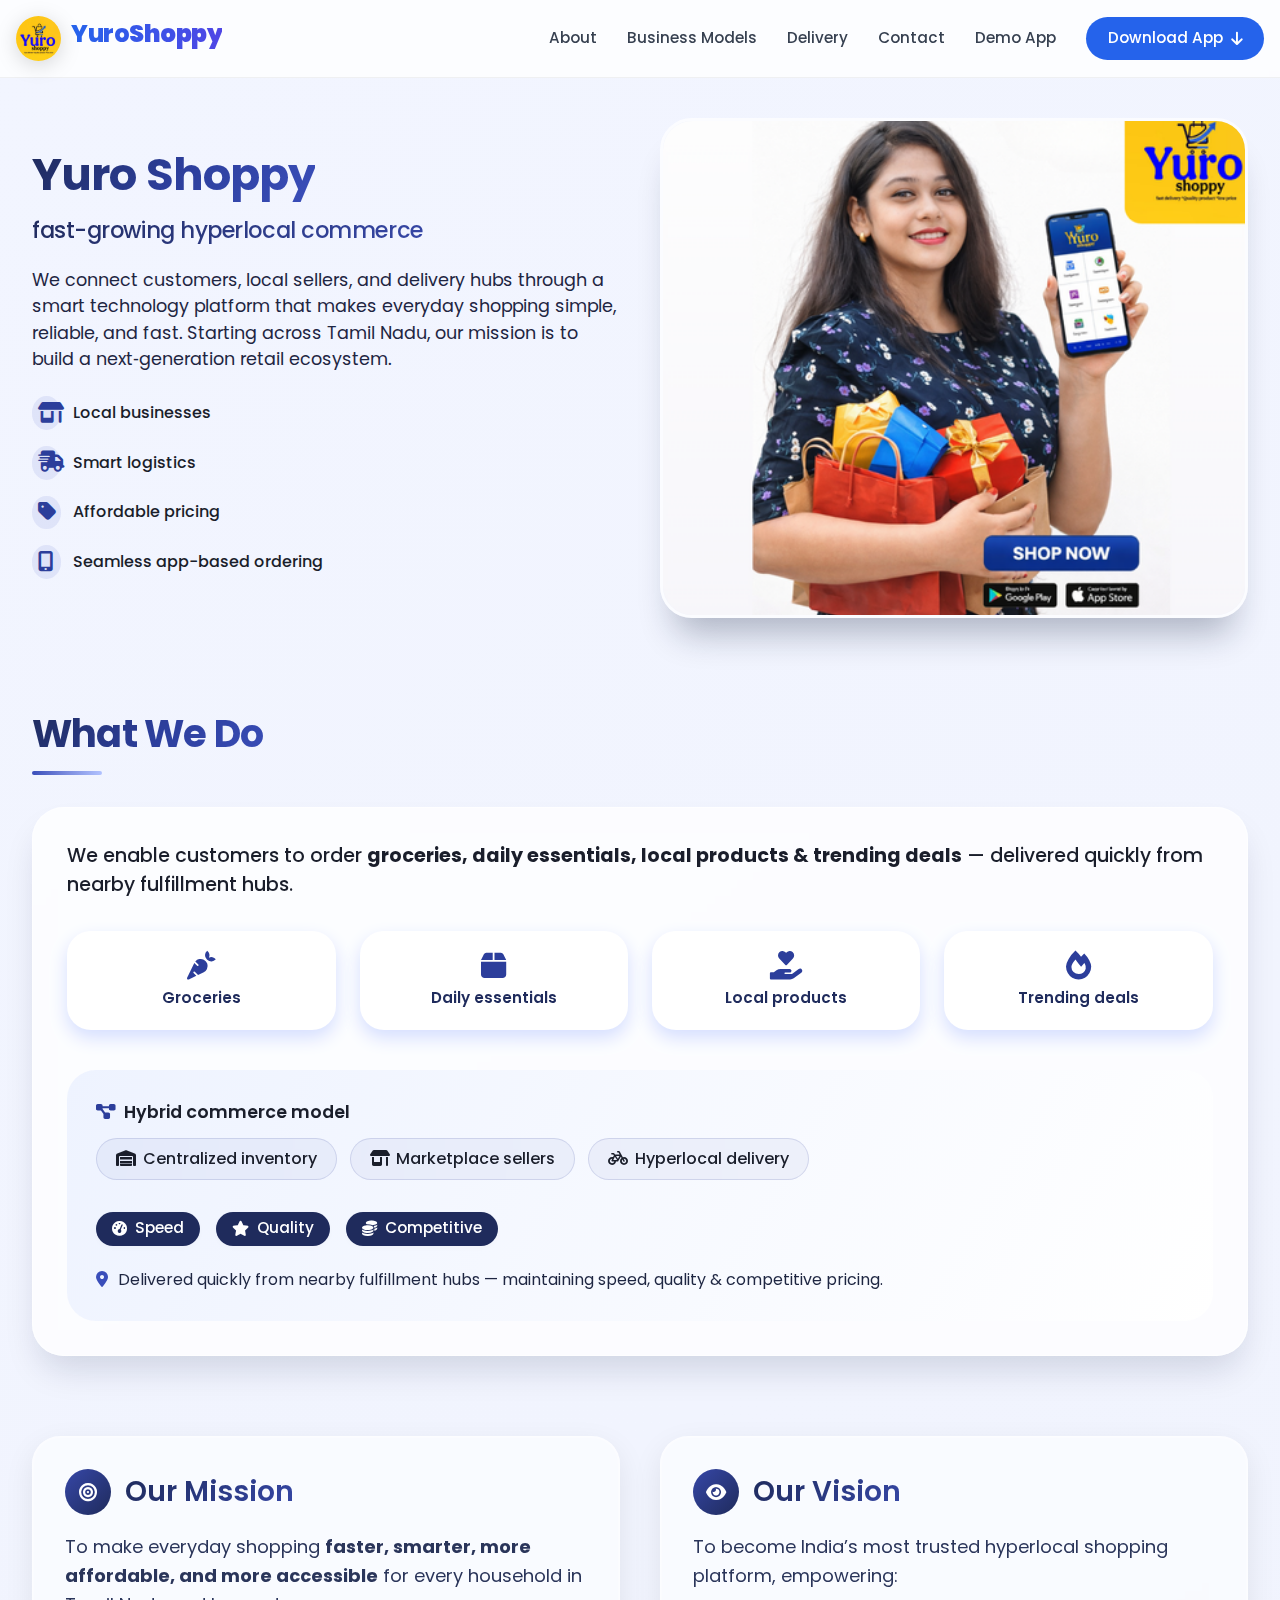
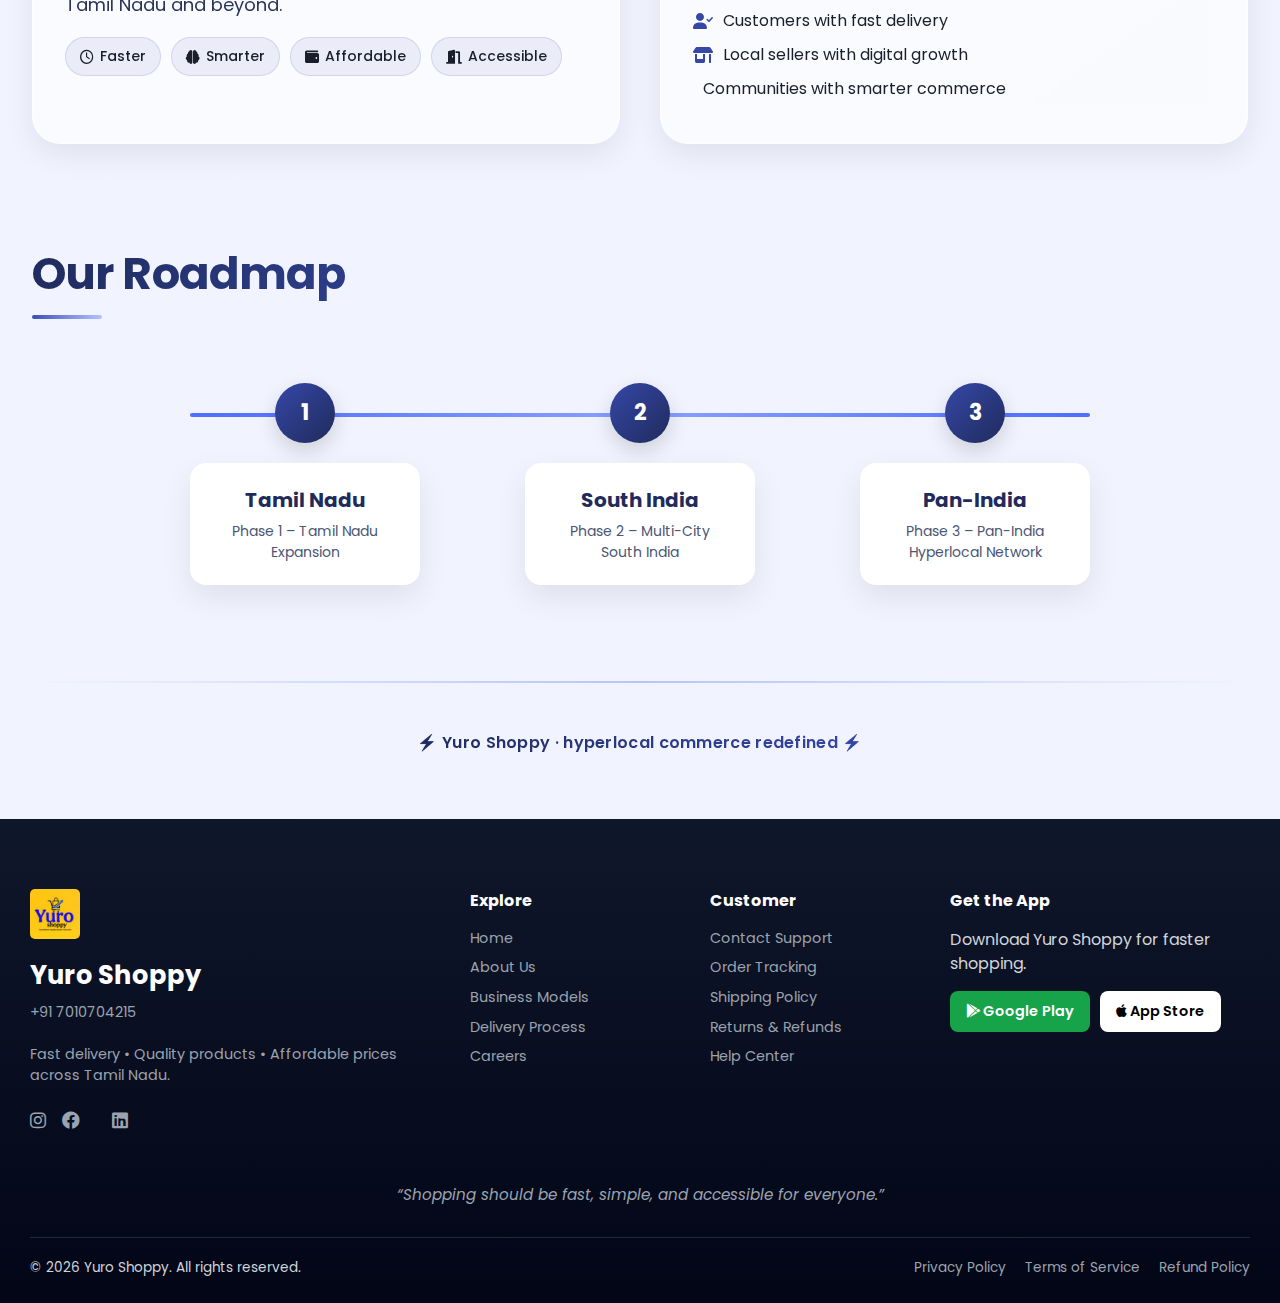
<file: about.html>
<!DOCTYPE html>
<html lang="en">

<head>
    <meta charset="UTF-8">
    <meta name="viewport" content="width=device-width, initial-scale=1.0">
    <title>Yuro Shoppy · about</title>
    <!-- Fonts & Icons -->
    <link rel="preconnect" href="https://fonts.googleapis.com">
    <link rel="shortcut icon" href="gallery/ys_color_fav.png" type="image/x-icon">

    <link rel="preconnect" href="https://fonts.gstatic.com" crossorigin>
    <link href="https://fonts.googleapis.com/css2?family=Inter:opsz,wght@14..32,300..700&display=swap" rel="stylesheet">
    <link rel="stylesheet" href="https://cdnjs.cloudflare.com/ajax/libs/font-awesome/6.0.0-beta3/css/all.min.css">
    <link
        href="https://fonts.googleapis.com/css2?family=Poppins:ital,wght@0,100;0,200;0,300;0,400;0,500;0,600;0,700;0,800;0,900;1,100;1,200;1,300;1,400;1,500;1,600;1,700;1,800;1,900&display=swap"
        rel="stylesheet">

    <style>
        * {
            margin: 0;
            padding: 0;
            box-sizing: border-box;
        }

        body {
            font-family: "Poppins", sans-serif;
            background: linear-gradient(145deg, #f2f5ff 0%, #f0f3fd 100%);
            color: #1a1e2b;
            line-height: 1.5;
            -webkit-font-smoothing: antialiased;
        }

        .page {
            max-width: 1280px;
            margin: 0 auto;
            padding: 2.5rem 2rem 4rem 2rem;
        }


        /* header start  */
        /* HEADER */
        .ys-header {
            position: sticky;
            top: 0;
            z-index: 1000;

            backdrop-filter: blur(14px);
            background: rgba(255, 255, 255, 0.75);

            border-bottom: 1px solid rgba(0, 0, 0, 0.05);
        }

        /* inner */
        .ys-header-inner {
            display: flex;
            justify-content: space-between;
            align-items: center;
            padding: 16px;
        }

        /* brand */
        /* BRAND AREA */
        .ys-brand {
            display: flex;
            align-items: center;
            gap: 10px;
        }

        /* logo */
        .ys-brand img {
            /* width: 38px; */
            width: 45px;
            filter: drop-shadow(0 4px 10px rgba(0, 0, 0, 0.15));
            border-radius: 50%;

            /* transition:0.3s; */
        }

        /* brand text */
        .ys-brand-text {
            font-size: 1.5rem;
            font-weight: 800;
            letter-spacing: -0.5px;
            position: relative;
            background: linear-gradient(90deg, #2563eb, #4f46e5, #2563eb);
            background-size: 200% auto;
            background-clip: text;
            -webkit-text-fill-color: transparent;
            /* animation:ysBrandGradient 4s linear infinite; */
        }

        /* highlight second word */
        .ys-brand-text span {
            font-weight: 900;
        }



        /* subtle glow */
        .ys-brand-text::after {
            content: "";
            position: absolute;
            inset: 0;
            filter: blur(12px);
            opacity: 0.2;
        }

        /* nav */
        .ys-nav {
            display: flex;
            align-items: center;
            gap: 30px;
        }

        /* links */
        .ys-nav a {
            position: relative;
            text-decoration: none;
            color: #374151;
            font-weight: 500;
            font-size: 0.95rem;
        }

        /* hover underline animation */
        .ys-nav a::after {
            content: '';
            position: absolute;
            left: 0;
            bottom: -6px;
            width: 0%;
            height: 2px;
            background: #2563eb;
            transition: 0.3s;
        }

        .ys-nav a:hover {
            color: #2563eb;
        }

        .ys-nav a:hover::after {
            width: 100%;
        }

        /* CTA BUTTON */
        .ys-btn-download {
            background: #2563eb;
            color: white !important;
            padding: 10px 22px;
            border-radius: 40px;
            display: flex;
            align-items: center;
            gap: 8px;
            font-weight: 600;
        }

        /* arrow animation */
        .ys-btn-download i {
            animation: ysArrow 1.4s infinite;
        }

        @keyframes ysArrow {

            0% {
                transform: translateY(0)
            }

            50% {
                transform: translateY(4px)
            }

            100% {
                transform: translateY(0)
            }

        }

        /* hover */
        .ys-btn-download:hover {
            background: #1e40af;
        }

        /* mobile toggle */
        .ys-menu-toggle {
            display: none;
            font-size: 1.6rem;
            cursor: pointer;
        }

        /* mobile nav */
        .ys-mobile-nav {
            max-height: 0;
            overflow: hidden;
            display: flex;
            flex-direction: column;
            background: white;
            transition: 0.35s;
        }

        .ys-mobile-nav a {
            padding: 14px 20px;
            border-top: 1px solid #eee;
            text-decoration: none;
            color: #333;
        }

        /* mobile CTA */
        .ys-btn-mobile {
            background: #2563eb;
            color: white !important;
            text-align: center;
            margin: 16px;
            border-radius: 30px;
        }

        /* active */
        .ys-mobile-nav.active {
            max-height: 400px;
        }

        /* responsive */
        @media(max-width:900px) {

            .ys-nav {
                display: none;
            }

            .ys-menu-toggle {
                display: block;
            }

        }

        /* header end  */

        /* headings with gradient */
        .gradient-text {
            background: linear-gradient(130deg, #1f2b5c, #2c3e9b, #3a4eba);
            -webkit-background-clip: text;
            background-clip: text;
            color: transparent;
            display: inline-block;
            font-weight: 700;
            letter-spacing: -0.02em;
        }

        h1 {
            font-size: 3.2rem;
            line-height: 1.2;
            margin-bottom: 0.5rem;
            font-weight: 700;
        }

        h2 {
            font-size: 2.4rem;
            font-weight: 600;
            letter-spacing: -0.02em;
            margin-bottom: 2rem;
            position: relative;
        }

        h2:after {
            content: '';
            display: block;
            width: 70px;
            height: 4px;
            background: linear-gradient(90deg, #3a4eba, #7b8cde, #b1c2ff);
            border-radius: 4px;
            margin-top: 0.5rem;
        }

        .section-margin {
            margin-bottom: 5rem;
        }

        /* cards & containers */
        .card-glass {
            background: rgba(255, 255, 255, 0.75);
            backdrop-filter: blur(10px);
            -webkit-backdrop-filter: blur(10px);
            border-radius: 2rem;
            box-shadow: 0 20px 35px -8px rgba(0, 20, 60, 0.15), 0 0 0 1px rgba(255, 255, 255, 0.5) inset;
            padding: 2rem;
            transition: transform 0.2s ease;
        }

        .card-glass:hover {
            transform: translateY(-4px);
        }

        .gradient-card {
            background: linear-gradient(145deg, #ffffff, #f6f9ff);
            border-radius: 2rem;
            box-shadow: 0 25px 40px -12px rgba(28, 42, 82, 0.2);
            padding: 2rem;
            border: 1px solid rgba(255, 255, 255, 0.7);
        }

        .badge-gradient {
            background: linear-gradient(110deg, #e9edff, #dfe6ff);
            border-radius: 100px;
            padding: 0.35rem 1rem;
            font-weight: 500;
            color: #1f2b5c;
            display: inline-flex;
            align-items: center;
            gap: 0.5rem;
            font-size: 0.95rem;
            border: 1px solid rgba(255, 255, 255, 0.8);
            box-shadow: 0 2px 6px rgba(0, 0, 0, 0.02);
        }

        .grid-2 {
            display: grid;
            grid-template-columns: 1fr 1fr;
            gap: 2.5rem;
            align-items: center;
        }

        .grid-4 {
            display: grid;
            grid-template-columns: repeat(4, 1fr);
            gap: 1.5rem;
        }

        .grid-3 {
            display: grid;
            grid-template-columns: repeat(3, 1fr);
            gap: 2rem;
        }

        .flex-row {
            display: flex;
            flex-wrap: wrap;
            gap: 1rem;
            align-items: center;
        }

        .list-icon {
            list-style: none;
            margin-top: 1.5rem;
        }

        .list-icon li {
            display: flex;
            align-items: center;
            gap: 0.75rem;
            margin-bottom: 1rem;
            font-weight: 450;
        }

        .list-icon i {
            color: #2c3e9b;
            font-size: 1.3rem;
            width: 1.8rem;
            background: rgba(60, 80, 200, 0.1);
            border-radius: 50%;
            padding: 0.4rem;
            text-align: center;
        }

        .img-rounded {
            border-radius: 2rem;
            width: 100%;
            height: auto;
            object-fit: cover;
            box-shadow: 0 30px 35px -15px rgba(18, 30, 60, 0.3);
            border: 3px solid rgba(255, 255, 255, 0.7);
            transition: 0.3s;
        }

        .img-rounded:hover {
            transform: scale(1.02);
        }

        .phase-card {
            background: white;
            border-radius: 1.8rem;
            padding: 2rem 1.8rem;
            box-shadow: 0 15px 30px -15px #1420441a;
            border: 1px solid #ffffff;
            transition: all 0.25s;
            text-align: center;
            background: linear-gradient(160deg, #ffffff, #f8faff);
        }

        .phase-card .phase-num {
            background: linear-gradient(130deg, #2c3e9b, #3f52b0);
            color: white;
            width: 3.2rem;
            height: 3.2rem;
            border-radius: 1.2rem;
            display: flex;
            align-items: center;
            justify-content: center;
            font-weight: 700;
            font-size: 1.4rem;
            margin: 0 auto 1.5rem auto;
            box-shadow: 0 6px 12px #2c3e9b40;
        }

        hr.sep {
            border: none;
            height: 2px;
            background: linear-gradient(90deg, transparent, #b6c4ff, transparent);
            margin: 3rem 0;
        }

        /* responsiveness */
        @media (max-width: 900px) {
            h1 {
                font-size: 2.6rem;
            }

            h2 {
                font-size: 2rem;
            }

            .grid-2 {
                grid-template-columns: 1fr;
            }

            .grid-4 {
                grid-template-columns: repeat(2, 1fr);
            }

            .grid-3 {
                grid-template-columns: 1fr;
            }

            .page {
                padding: 1.5rem 1.2rem 3rem;
            }
        }

        @media (max-width: 480px) {
            .grid-4 {
                grid-template-columns: 1fr;
            }

            .phase-card {
                padding: 1.5rem;
            }
        }

        .icon-circle {
            background: #eef2ff;
            width: 48px;
            height: 48px;
            border-radius: 30px;
            display: flex;
            align-items: center;
            justify-content: center;
            color: #2c3e9b;
            font-size: 1.5rem;
        }

        .model-tag {
            background: rgba(44, 62, 155, 0.05);
            border-radius: 100px;
            padding: 0.5rem 1.2rem;
            font-weight: 500;
            border: 1px solid rgba(44, 62, 155, 0.15);
            backdrop-filter: blur(4px);
        }

        /* ===== Mission Vision Section ===== */

        .ys-mv-section {
            display: grid;
            grid-template-columns: 1fr 1fr;
            gap: 2.5rem;
            margin-bottom: 5rem;
        }

        /* glass cards */

        .ys-glass-card {

            background: rgba(255, 255, 255, 0.6);
            backdrop-filter: blur(18px);
            -webkit-backdrop-filter: blur(18px);

            border-radius: 28px;
            padding: 32px;

            border: 1px solid rgba(255, 255, 255, 0.4);

            box-shadow:
                0 10px 30px rgba(0, 0, 0, 0.08),
                inset 0 0 0 1px rgba(255, 255, 255, 0.3);

            transition: all .35s ease;
        }

        .ys-glass-card:hover {
            transform: translateY(-6px);
            box-shadow: 0 18px 40px rgba(0, 0, 0, 0.12);
        }

        /* header */

        .ys-card-head {
            display: flex;
            align-items: center;
            gap: 14px;
            margin-bottom: 18px;
        }

        .ys-icon-wrap {
            width: 46px;
            height: 46px;

            display: flex;
            align-items: center;
            justify-content: center;

            border-radius: 50%;

            background: linear-gradient(135deg, #3647a7, #1f2b5c);
            color: white;
            font-size: 18px;
        }

        /* title */

        .ys-card-title {

            font-size: 28px;
            font-weight: 600;

            background: linear-gradient(130deg, #1f2b5c, #3647a7);
            background-clip: text;
            color: transparent;
        }

        /* paragraph */

        .ys-card-text {
            font-size: 18px;
            line-height: 1.6;
            margin-bottom: 18px;
            color: #2a355a;
        }

        /* badges */

        .ys-badge-row {
            display: flex;
            gap: 10px;
            flex-wrap: wrap;
        }

        .ys-badge {
            background: rgba(54, 71, 167, 0.08);
            border: 1px solid rgba(54, 71, 167, 0.15);

            padding: 8px 14px;
            border-radius: 999px;

            font-size: 14px;
            font-weight: 500;

            display: flex;
            align-items: center;
            gap: 6px;
        }

        /* vision list */

        .ys-vision-list {
            list-style: none;
            padding: 0;
            margin-top: 10px;
        }

        .ys-vision-list li {

            display: flex;
            align-items: center;

            gap: 10px;
            margin-bottom: 10px;

            font-size: 16px;
        }

        .ys-vision-list i {
            color: #3647a7;
            font-size: 16px;
        }

        /* responsive */

        @media(max-width:900px) {

            .ys-mv-section {
                grid-template-columns: 1fr;
            }

        }



        /* ===== ROADMAP SECTION ===== */

        .ys-roadmap-wrap {

            margin: 6rem 0;
            /* text-align: center; */
            position: relative;

        }

        /* title */

        .ys-roadmap-title {

            font-size: 2.8rem;
            font-weight: 700;
            margin-bottom: 4rem;

            background: linear-gradient(120deg, #1f2b5c, #4f6dff);
            background-clip: text;
            color: transparent;

        }

        /* timeline */

        .ys-roadmap-track {

            display: flex;
            justify-content: space-between;
            align-items: center;
            text-align: center;
            max-width: 900px;
            margin: auto;
            position: relative;

        }

        /* center line */

        .ys-roadmap-track::before {

            content: "";
            position: absolute;

            top: 30px;
            left: 0;
            right: 0;

            height: 4px;

            background: linear-gradient(90deg,
                    #4f6dff,
                    #8aa0ff,
                    #4f6dff);

            border-radius: 10px;

        }

        /* node */

        .ys-roadmap-node {

            position: relative;
            display: flex;
            flex-direction: column;
            align-items: center;

            animation: ysRoadFade 1s ease forwards;

        }

        /* circle number */

        .ys-roadmap-dot {

            width: 60px;
            height: 60px;

            border-radius: 50%;

            background: linear-gradient(135deg, #3647a7, #1f2b5c);
            color: white;

            display: flex;
            align-items: center;
            justify-content: center;

            font-size: 22px;
            font-weight: 700;

            box-shadow: 0 8px 20px rgba(0, 0, 0, 0.15);

            margin-bottom: 20px;

            transition: 0.4s;

        }

        /* card */

        .ys-roadmap-card {

            background: white;

            padding: 22px 26px;

            border-radius: 16px;

            width: 230px;

            box-shadow:
                0 12px 30px rgba(0, 0, 0, 0.08);

            transition: 0.35s;

        }

        /* hover animation */

        .ys-roadmap-node:hover .ys-roadmap-card {

            transform: translateY(-8px);
            box-shadow: 0 20px 40px rgba(0, 0, 0, 0.15);

        }

        .ys-roadmap-node:hover .ys-roadmap-dot {

            transform: scale(1.15);
            box-shadow: 0 12px 30px rgba(0, 0, 0, 0.25);

        }

        /* text */

        .ys-roadmap-card h3 {

            font-size: 20px;
            margin-bottom: 6px;
            color: #1f2b5c;

        }

        .ys-roadmap-card p {

            font-size: 14px;
            color: #4a5675;

        }

        /* animation */

        @keyframes ysRoadFade {

            from {

                opacity: 0;
                transform: translateY(30px);

            }

            to {

                opacity: 1;
                transform: translateY(0);

            }

        }

        /* mobile */

        @media(max-width:800px) {

            .ys-roadmap-track {

                flex-direction: column;
                gap: 40px;

            }

            .ys-roadmap-track::before {

                display: none;

            }

        }

        /* footerstart */

        .ys-footer {
            background: linear-gradient(180deg, #0f172a, #020617);
            color: #d1d5db;
            padding: 70px 30px 25px;
        }

        /* GRID */

        .ys-footer-grid {
            display: grid;
            grid-template-columns: 2fr 1fr 1fr 1.5fr;
            gap: 40px;
            margin-bottom: 50px;
        }

        /* BRAND */

        .ys-footer-logo {
            width: 50px;
            margin-bottom: 10px;
            border-radius: 10%;
        }

        .ys-brand-name {
            font-size: 1.6rem;
            font-weight: 700;
            color: white;
            margin-bottom: 8px;
        }

        .ys-footer-desc {
            font-size: .9rem;
            color: #9ca3af;
            margin-bottom: 20px;
        }

        /* SOCIAL */

        .ys-footer-social a {
            margin-right: 12px;
            font-size: 18px;
            color: #9ca3af;
            transition: .3s;
        }

        .ys-footer-social a:hover {
            color: white;
            transform: translateY(-3px);
        }

        /* LINKS */

        .ys-footer-col h4 {
            color: white;
            margin-bottom: 15px;
        }

        .ys-footer-col a {
            display: block;
            margin-bottom: 8px;
            text-decoration: none;
            color: #9ca3af;
            font-size: .9rem;
            transition: .3s;
        }

        /* .ys-footer-col a:hover {
    color: white;
    padding-left: 4px;
} */

        /* APP BUTTONS */

        .ys-app-buttons {
            display: flex;
            gap: 10px;
            margin-top: 15px;
            color: white !important;
        }

        .ys-playstore,
        .ys-appstore {
            display: flex;
            align-items: center;
            gap: 8px;
            padding: 10px 16px;
            border-radius: 8px;
            text-decoration: none;
            font-size: .9rem;
            font-weight: 600;

        }

        .ys-playstore {
            background: #16a34a;
            color: white !important;
        }

        .ys-appstore {
            background: white;
            color: black !important;
        }

        .ys-playstore:hover {
            background: #16a34a;
            transform: none !important;
        }

        .ys-appstore:hover {
            background: #e5e7eb;
        }

        /* QUOTE */

        .ys-footer-quote {
            text-align: center;
            font-style: italic;
            color: #9ca3af;
            margin-bottom: 30px;
            font-size: .95rem;
        }

        /* BOTTOM */

        .ys-footer-bottom {
            border-top: 1px solid #1f2937;
            padding-top: 20px;
            display: flex;
            justify-content: space-between;
            flex-wrap: wrap;
            font-size: .85rem;
        }

        .ys-footer-links a {
            margin-left: 15px;
            color: #9ca3af;
            text-decoration: none;
        }

        .ys-footer-links a:hover {
            color: white;
        }

        @media(max-width:900px) {

            .ys-footer-grid {
                grid-template-columns: 1fr 1fr;
            }

        }

        @media(max-width:600px) {

            .ys-footer-grid {
                grid-template-columns: 1fr;
            }

            .ys-footer-bottom {
                flex-direction: column;
                gap: 10px;
                text-align: center;
            }

            .ys-footer-links a {
                margin: 0 8px;
            }

        }

        /* footer end  */
    </style>
</head>

<body>
    <header class="ys-header">

        <div class="ys-container ys-header-inner">

            <!-- Logo -->
            <div class="ys-brand">
                <img src="gallery/ys_color_fav.png" alt="YuroShoppy Logo">

                <h1 class="ys-brand-text">
                    Yuro<span>Shoppy</span>
                </h1>
            </div>

            <!-- Desktop Menu -->
            <nav class="ys-nav">
                <a href="about.html">About</a>
                <a href="partnership.html">Business Models</a>
                <a href="deliveryprocess.html">Delivery</a>
                <a href="index.html#yscontact">Contact</a>
                <a href="#">Demo App</a>

                <a href="#" class="ys-btn-download">
                    Download App
                    <i class="fas fa-arrow-down"></i>
                </a>
            </nav>

            <!-- Mobile Menu Button -->
            <div class="ys-menu-toggle">
                <i class="fas fa-bars"></i>
            </div>

        </div>

        <!-- Mobile Menu -->
        <div class="ys-mobile-nav">
            <a href="about.html">About</a>
            <a href="partnership.html">Business Models</a>
            <a href="deliveryprocess.html">Delivery</a>
            <a href="index.html#yscontact">Contact</a>
            <a href="#">Demo App</a>

            <a href="#" class="ys-btn-mobile">
                Download App
                <i class="fas fa-arrow-down"></i>
            </a>
        </div>

    </header>

    <main class="page">
        <!-- NO HEADER / NO FOOTER — pure content sections -->

        <!-- WHO WE ARE (hero section) -->
        <div class="section-margin">
            <div class="grid-2">
                <!-- left text -->
                <div>
                    <h1 class="gradient-text" style="font-size: 2.8rem; margin-bottom: 0.75rem;">Yuro Shoppy</h1>
                    <p class="gradient-text"
                        style="font-size: 1.4rem; font-weight: 500; margin-bottom: 1.2rem; background: linear-gradient(135deg,#212c5e,#3647a7); -webkit-background-clip:text; background-clip:text;">
                        fast-growing hyperlocal commerce</p>
                    <p style="font-size: 1.1rem; margin-bottom: 1.2rem; color: #1e2642;">We connect customers, local
                        sellers, and delivery hubs through a smart technology platform that makes everyday shopping
                        simple, reliable, and fast. Starting across Tamil Nadu, our mission is to build a
                        next‑generation retail ecosystem.</p>
                    <ul class="list-icon">
                        <li><i class="fas fa-store-alt"></i> Local businesses</li>
                        <li><i class="fas fa-truck-fast"></i> Smart logistics</li>
                        <li><i class="fas fa-tag"></i> Affordable pricing</li>
                        <li><i class="fas fa-mobile-screen-button"></i> Seamless app-based ordering</li>
                    </ul>
                </div>
                <!-- right image (online image) -->
                <div>
                    <img class="img-rounded" src="gallery/home=img-1.png" alt="fast delivery with groceries"
                        loading="lazy" style="max-height: 500px; width:100%; object-position: center;">
                </div>
            </div>
        </div>

        <!-- WHAT WE DO -->
        <div class="section-margin">
            <h2 class="gradient-text">What We Do</h2>
            <div class="card-glass" style="padding: 2.2rem;">
                <p style="font-size: 1.2rem; margin-bottom: 2rem; font-weight: 450;">We enable customers to order
                    <strong>groceries, daily essentials, local products & trending deals</strong> — delivered quickly
                    from nearby fulfillment hubs.
                </p>

                <!-- product categories (4) -->
                <div class="grid-4" style="margin-bottom: 2.5rem;">
                    <div class="badge-gradient"
                        style="justify-content: center; padding: 1.2rem 0.5rem; border-radius: 1.5rem; flex-direction: column; gap: 0.4rem; background: white; box-shadow: 0 8px 18px #d5deff;">
                        <i class="fas fa-carrot" style="font-size: 1.8rem; color:#2c3e9b;"></i>
                        <span style="font-weight: 600;">Groceries</span>
                    </div>
                    <div class="badge-gradient"
                        style="justify-content: center; padding: 1.2rem 0.5rem; border-radius: 1.5rem; flex-direction: column; gap: 0.4rem; background: white; box-shadow: 0 8px 18px #d5deff;">
                        <i class="fas fa-box" style="font-size: 1.8rem; color:#2c3e9b;"></i>
                        <span style="font-weight: 600;">Daily essentials</span>
                    </div>
                    <div class="badge-gradient"
                        style="justify-content: center; padding: 1.2rem 0.5rem; border-radius: 1.5rem; flex-direction: column; gap: 0.4rem; background: white; box-shadow: 0 8px 18px #d5deff;">
                        <i class="fas fa-hand-holding-heart" style="font-size: 1.8rem; color:#2c3e9b;"></i>
                        <span style="font-weight: 600;">Local products</span>
                    </div>
                    <div class="badge-gradient"
                        style="justify-content: center; padding: 1.2rem 0.5rem; border-radius: 1.5rem; flex-direction: column; gap: 0.4rem; background: white; box-shadow: 0 8px 18px #d5deff;">
                        <i class="fas fa-fire" style="font-size: 1.8rem; color:#2c3e9b;"></i>
                        <span style="font-weight: 600;">Trending deals</span>
                    </div>
                </div>

                <!-- hybrid model description + benefits -->
                <div
                    style="background: linear-gradient(120deg, #eef3ff, #ffffff); border-radius: 1.8rem; padding: 1.8rem;">
                    <div
                        style="display: flex; flex-wrap: wrap; gap: 2rem; justify-content: space-between; align-items: center;">
                        <div>
                            <span style="font-weight: 600; font-size: 1.1rem; display: block; margin-bottom: 0.8rem;"><i
                                    class="fas fa-diagram-project"
                                    style="color:#2c3e9b; margin-right: 0.5rem;"></i>Hybrid commerce model</span>
                            <div class="flex-row" style="gap: 0.8rem;">
                                <span class="model-tag"><i class="fas fa-warehouse"
                                        style="margin-right: 0.4rem;"></i>Centralized inventory</span>
                                <span class="model-tag"><i class="fas fa-shop"
                                        style="margin-right: 0.4rem;"></i>Marketplace sellers</span>
                                <span class="model-tag"><i class="fas fa-bicycle"
                                        style="margin-right: 0.4rem;"></i>Hyperlocal delivery</span>
                            </div>
                        </div>
                        <div class="flex-row" style="gap: 1rem;">
                            <span class="badge-gradient" style="background: #1f2b5c; color: white; border: none;"><i
                                    class="fas fa-gauge-high"></i> Speed</span>
                            <span class="badge-gradient" style="background: #1f2b5c; color: white; border: none;"><i
                                    class="fas fa-star"></i> Quality</span>
                            <span class="badge-gradient" style="background: #1f2b5c; color: white; border: none;"><i
                                    class="fas fa-coins"></i> Competitive</span>
                        </div>
                    </div>
                    <p style="margin-top: 1.4rem; color: #1e2642;"><i class="fas fa-location-dot"
                            style="color:#3a4eba; margin-right: 0.4rem;"></i> Delivered quickly from nearby fulfillment
                        hubs — maintaining speed, quality & competitive pricing.</p>
                </div>
            </div>
        </div>

        <!-- MISSION + VISION side by side -->
        <div class="ys-mv-section">

            <!-- Mission -->
            <div class="ys-glass-card ys-mission-card">

                <div class="ys-card-head">
                    <span class="ys-icon-wrap"><i class="fas fa-bullseye"></i></span>
                    <h3 class="ys-card-title">Our Mission</h3>
                </div>

                <p class="ys-card-text">
                    To make everyday shopping <strong>faster, smarter, more affordable,
                        and more accessible</strong> for every household in Tamil Nadu
                    and beyond.
                </p>

                <div class="ys-badge-row">
                    <span class="ys-badge"><i class="far fa-clock"></i> Faster</span>
                    <span class="ys-badge"><i class="fas fa-brain"></i> Smarter</span>
                    <span class="ys-badge"><i class="fas fa-wallet"></i> Affordable</span>
                    <span class="ys-badge"><i class="fas fa-door-open"></i> Accessible</span>
                </div>

            </div>

            <!-- Vision -->
            <div class="ys-glass-card ys-vision-card">

                <div class="ys-card-head">
                    <span class="ys-icon-wrap"><i class="fas fa-eye"></i></span>
                    <h3 class="ys-card-title">Our Vision</h3>
                </div>

                <p class="ys-card-text">
                    To become India’s most trusted hyperlocal shopping platform,
                    empowering:
                </p>

                <ul class="ys-vision-list">

                    <li>
                        <i class="fas fa-user-check"></i>
                        Customers with fast delivery
                    </li>

                    <li>
                        <i class="fas fa-shop"></i>
                        Local sellers with digital growth
                    </li>

                    <li>
                        <i class="fas fa-people-group"></i>
                        Communities with smarter commerce
                    </li>

                </ul>

            </div>

        </div>

        <!-- ROADMAP -->
        <div class="ys-roadmap-wrap">

            <h2 class="ys-roadmap-title">Our Roadmap</h2>

            <div class="ys-roadmap-track">

                <!-- Phase 1 -->
                <div class="ys-roadmap-node">
                    <div class="ys-roadmap-dot">1</div>

                    <div class="ys-roadmap-card">
                        <h3>Tamil Nadu</h3>
                        <p>Phase 1 – Tamil Nadu Expansion</p>
                    </div>
                </div>

                <!-- Phase 2 -->
                <div class="ys-roadmap-node">
                    <div class="ys-roadmap-dot">2</div>

                    <div class="ys-roadmap-card">
                        <h3>South India</h3>
                        <p>Phase 2 – Multi-City South India</p>
                    </div>
                </div>

                <!-- Phase 3 -->
                <div class="ys-roadmap-node">
                    <div class="ys-roadmap-dot">3</div>

                    <div class="ys-roadmap-card">
                        <h3>Pan-India</h3>
                        <p>Phase 3 – Pan-India Hyperlocal Network</p>
                    </div>
                </div>

            </div>

        </div>

        <!-- extra subtle separator (not a footer) -->
        <hr class="sep">

        <!-- small tagline – still no footer, just a graceful closing line -->
        <div style="text-align: center; margin-top: 2rem;">
            <span
                style="background: linear-gradient(130deg, #1f2b5c, #3647a7); -webkit-background-clip: text; background-clip: text; color: transparent; font-weight: 600; letter-spacing: 0.3px;">⚡
                Yuro Shoppy · hyperlocal commerce redefined ⚡</span>
        </div>
        <!-- absolutely no header / footer elements (no nav, no copyright, no links) -->
    </main>
    <footer class="ys-footer">

        <div class="ys-container">

            <div class="ys-footer-grid">

                <!-- BRAND -->
                <div class="ys-footer-brand">

                    <img src="gallery/ys_color_fav.png" alt="Yuro Shoppy" class="ys-footer-logo">

                    <h3 class="ys-brand-name">Yuro Shoppy</h3>
                    <p class="ys-footer-desc">
                        +91 7010704215
                    </p>
                    <p class="ys-footer-desc">
                        Fast delivery • Quality products • Affordable prices across Tamil Nadu.
                    </p>

                    <div class="ys-footer-social">
                        <a href="#"><i class="fab fa-instagram"></i></a>
                        <a href="#"><i class="fab fa-facebook"></i></a>
                        <a href="#"><i class="fab fa-x-twitter"></i></a>
                        <a href="#"><i class="fab fa-linkedin"></i></a>
                    </div>

                </div>


                <!-- NAVIGATION -->
                <div class="ys-footer-col">
                    <h4>Explore</h4>
                    <a href="index.html">Home</a>
                    <a href="about.html">About Us</a>
                    <a href="partnership.html">Business Models</a>
                    <a href="deliveryprocess.html">Delivery Process</a>
                    <a href="index.html#yscontact">Careers</a>
                </div>


                <!-- CUSTOMER -->
                <div class="ys-footer-col">
                    <h4>Customer</h4>
                    <a href="#">Contact Support</a>
                    <a href="#">Order Tracking</a>
                    <a href="#">Shipping Policy</a>
                    <a href="#">Returns & Refunds</a>
                    <a href="#">Help Center</a>
                </div>


                <!-- APP DOWNLOAD -->
                <div class="ys-footer-col ys-app-section">

                    <h4>Get the App</h4>

                    <p>Download Yuro Shoppy for faster shopping.</p>

                    <div class="ys-app-buttons">

                        <a href="#" class="ys-playstore">
                            <i class="fab fa-google-play"></i>
                            <span>Google Play</span>
                        </a>

                        <a href="#" class="ys-appstore">
                            <i class="fab fa-apple"></i>
                            <span>App Store</span>
                        </a>

                    </div>

                </div>

            </div>


            <!-- QUOTE -->

            <div class="ys-footer-quote">
                “Shopping should be fast, simple, and accessible for everyone.”
            </div>


            <!-- BOTTOM -->

            <div class="ys-footer-bottom">

                <span>© 2026 Yuro Shoppy. All rights reserved.</span>

                <div class="ys-footer-links">
                    <a href="#">Privacy Policy</a>
                    <a href="#">Terms of Service</a>
                    <a href="#">Refund Policy</a>
                </div>

            </div>

        </div>

    </footer>
    <script>
        const toggle = document.querySelector(".ys-menu-toggle");
        const mobileNav = document.querySelector(".ys-mobile-nav");

        toggle.addEventListener("click", () => {
            mobileNav.classList.toggle("active");
        });
    </script>
</body>

</html>
</file>
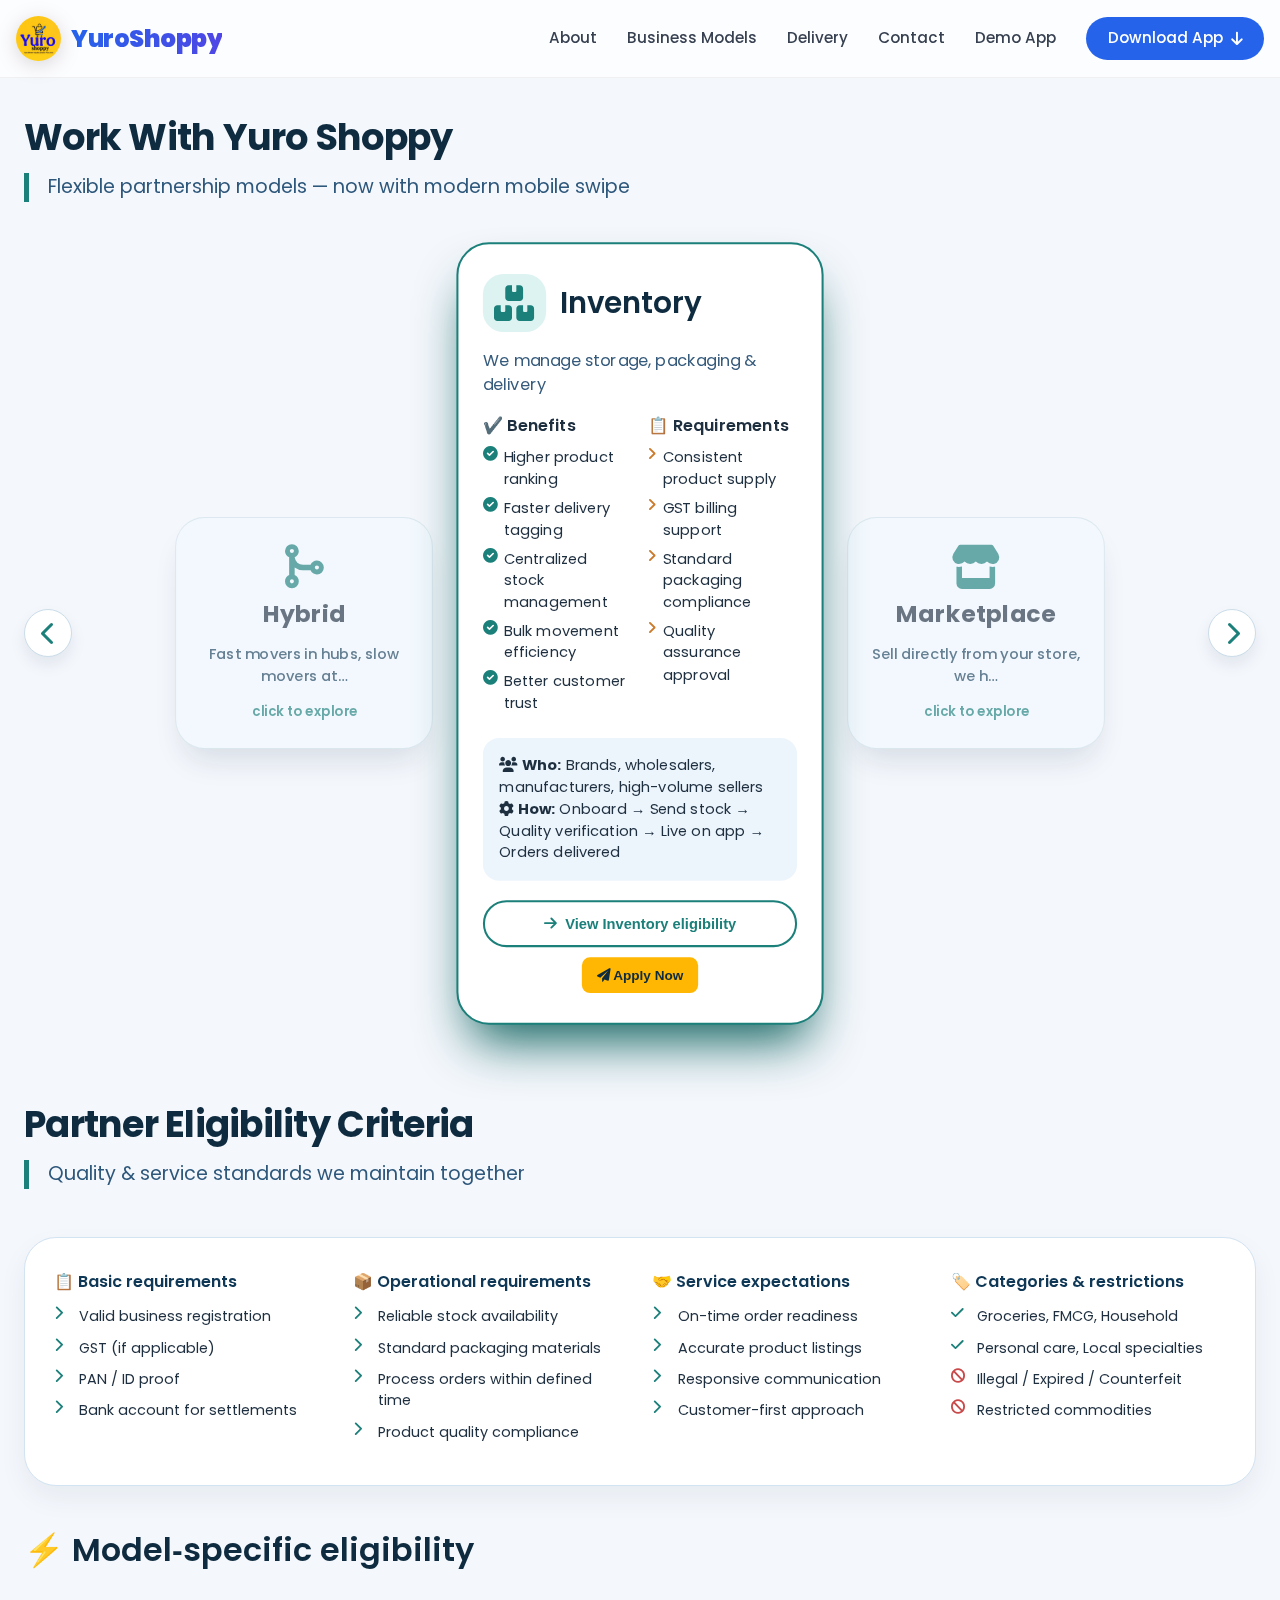
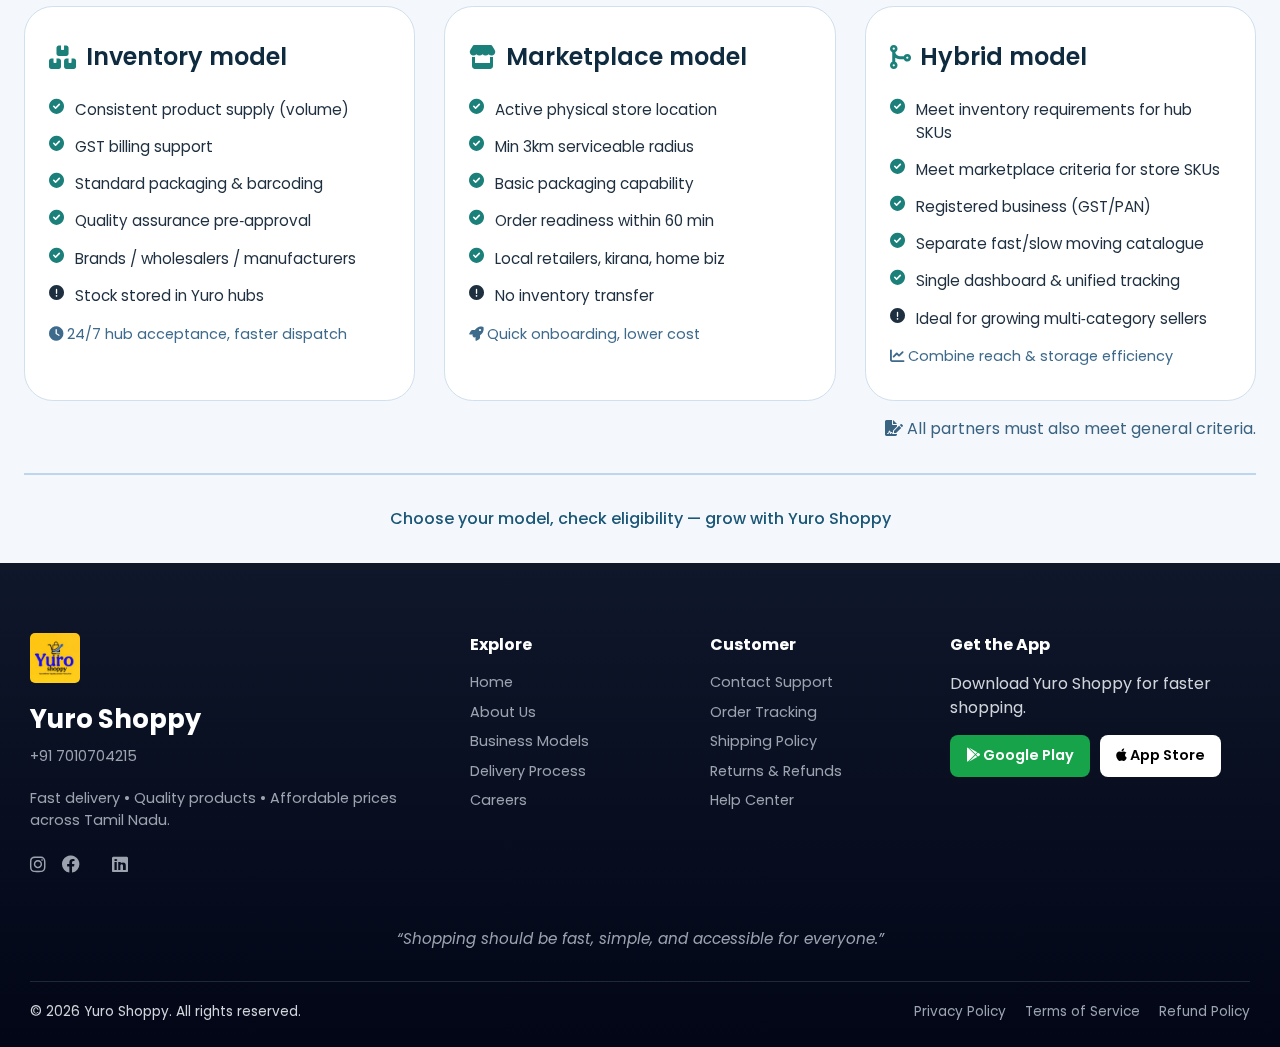
<file: partnership.html>
<!DOCTYPE html>
<html lang="en">

<head>
    <meta charset="UTF-8">
    <meta name="viewport" content="width=device-width, initial-scale=1.0, maximum-scale=1.0, user-scalable=yes">
    <title>Yuro Shoppy · partnership models</title>
    <!-- Google Font & Font Awesome -->
    <link rel="preconnect" href="https://fonts.googleapis.com">
    <link rel="preconnect" href="https://fonts.gstatic.com" crossorigin>
    <link rel="shortcut icon" href="gallery/ys_color_fav.png" type="image/x-icon">
    <link
        href="https://fonts.googleapis.com/css2?family=Poppins:ital,wght@0,100;0,200;0,300;0,400;0,500;0,600;0,700;0,800;0,900;1,100;1,200;1,300;1,400;1,500;1,600;1,700;1,800;1,900&display=swap"
        rel="stylesheet">
    <link
        href="https://fonts.googleapis.com/css2?family=Inter:opsz,wght@14..32,400;14..32,500;14..32,600;14..32,700&display=swap"
        rel="stylesheet">
    <link rel="stylesheet" href="https://cdnjs.cloudflare.com/ajax/libs/font-awesome/6.0.0-beta3/css/all.min.css">
    <style>
        * {
            margin: 0;
            padding: 0;
            box-sizing: border-box;
        }

        body {
            font-family: "Poppins", sans-serif;
            background: #f4f7fc;
            color: #1e2f40;
            line-height: 1.5;
        }

        .page-container {
            max-width: 1300px;
            margin: 0 auto;
            padding: 2rem 1.5rem;
        }


        /* HEADER */
        .ys-header {
            position: sticky;
            top: 0;
            z-index: 1000;
            backdrop-filter: blur(14px);
            background: rgba(255, 255, 255, 0.75);
            border-bottom: 1px solid rgba(0, 0, 0, 0.05);
        }
        
        /* inner */
        .ys-header-inner {
            display: flex;
            justify-content: space-between;
            align-items: center;
            padding: 16px;
        }

        /* brand */
        /* BRAND AREA */
        .ys-brand {
            display: flex;
            align-items: center;
            gap: 10px;
        }

        /* logo */
        .ys-brand img {
            /* width: 38px; */
            width: 45px;
            filter: drop-shadow(0 4px 10px rgba(0, 0, 0, 0.15));
            border-radius: 50%;

            /* transition:0.3s; */
        }

        /* brand text */
        .ys-brand-text {
            font-size: 1.5rem;
            font-weight: 800;
            letter-spacing: -0.5px;
            position: relative;
            background: linear-gradient(90deg, #2563eb, #4f46e5, #2563eb);
            background-size: 200% auto;
            background-clip: text;
            -webkit-text-fill-color: transparent;
            /* animation:ysBrandGradient 4s linear infinite; */
        }

        /* highlight second word */
        .ys-brand-text span {
            font-weight: 900;
        }



        /* subtle glow */
        .ys-brand-text::after {
            content: "";
            position: absolute;
            inset: 0;
            filter: blur(12px);
            opacity: 0.2;
        }

        /* nav */
        .ys-nav {
            display: flex;
            align-items: center;
            gap: 30px;
        }

        /* links */
        .ys-nav a {
            position: relative;
            text-decoration: none;
            color: #374151;
            font-weight: 500;
            font-size: 0.95rem;
        }

        /* hover underline animation */
        .ys-nav a::after {
            content: '';
            position: absolute;
            left: 0;
            bottom: -6px;
            width: 0%;
            height: 2px;
            background: #2563eb;
            transition: 0.3s;
        }

        .ys-nav a:hover {
            color: #2563eb;
        }

        .ys-nav a:hover::after {
            width: 100%;
        }

        /* CTA BUTTON */
        .ys-btn-download {
            background: #2563eb;
            color: white !important;
            padding: 10px 22px;
            border-radius: 40px;
            display: flex;
            align-items: center;
            gap: 8px;
            font-weight: 600;
        }

        /* arrow animation */
        .ys-btn-download i {
            animation: ysArrow 1.4s infinite;
        }

        @keyframes ysArrow {

            0% {
                transform: translateY(0)
            }

            50% {
                transform: translateY(4px)
            }

            100% {
                transform: translateY(0)
            }

        }

        /* hover */
        .ys-btn-download:hover {
            background: #1e40af;
        }

        /* mobile toggle */
        .ys-menu-toggle {
            display: none;
            font-size: 1.6rem;
            cursor: pointer;
        }

        /* mobile nav */
        .ys-mobile-nav {
            max-height: 0;
            overflow: hidden;
            display: flex;
            flex-direction: column;
            background: white;
            transition: 0.35s;
        }

        .ys-mobile-nav a {
            padding: 14px 20px;
            border-top: 1px solid #eee;
            text-decoration: none;
            color: #333;
        }

        /* mobile CTA */
        .ys-btn-mobile {
            background: #2563eb;
            color: white !important;
            text-align: center;
            margin: 16px;
            border-radius: 30px;
        }

        /* active */
        .ys-mobile-nav.active {
            max-height: 400px;
        }

        /* responsive */
        @media(max-width:900px) {

            .ys-nav {
                display: none;
            }

            .ys-menu-toggle {
                display: block;
            }

        }





        /* headings */
        .section-title {
            font-size: 2.3rem;
            font-weight: 700;
            letter-spacing: -0.02em;
            color: #0e2b3f;
            margin-bottom: 0.5rem;
        }

        .section-subhead {
            font-size: 1.2rem;
            color: #2d577b;
            border-left: 5px solid #1b7f7a;
            padding-left: 1.2rem;
            margin-bottom: 2.2rem;
        }

        /* ----- CAROUSEL (DESKTOP cover flow) ----- */
        .carousel-wrapper {
            position: relative;
            margin: 3rem 0 5rem;
            padding: 0 2.5rem;
        }

        .carousel-container {
            display: flex;
            align-items: center;
            justify-content: center;
            gap: 1rem;
            min-height: 580px;
        }

        .carousel-card {
            flex: 0 0 280px;
            background: white;
            border-radius: 2rem;
            padding: 1.8rem 1.5rem;
            box-shadow: 0 20px 35px -10px rgba(0, 40, 70, 0.2);
            transition: all 0.4s ease;
            border: 1px solid rgba(60, 130, 140, 0.2);
            backdrop-filter: blur(2px);
            cursor: pointer;
            display: flex;
            flex-direction: column;
            transform-origin: center;
        }

        .carousel-card.center {
            flex: 0 0 360px;
            background: #ffffff;
            border: 2px solid #1b7f7a;
            box-shadow: 0 30px 50px -15px #0b5f5b;
            transform: scale(1.02);
            z-index: 10;
            cursor: default;
        }

        .carousel-card:not(.center) {
            opacity: 0.65;
            filter: blur(0.5px);
            transform: scale(0.92);
            background: #f2f9ff;
        }

        .carousel-card:not(.center):hover {
            opacity: 0.9;
            transform: scale(0.95);
            border-color: #389b98;
        }

        /* card content */
        .card-header {
            display: flex;
            align-items: center;
            gap: 0.8rem;
            margin-bottom: 1rem;
        }

        .card-header i {
            font-size: 2.2rem;
            color: #1b7f7a;
            background: #dcf3f2;
            padding: 0.7rem;
            border-radius: 20px;
        }

        .card-header h3 {
            font-size: 1.8rem;
            font-weight: 600;
            color: #0e2b3f;
        }

        .center .full-content {
            display: block;
        }

        .side-content {
            display: none;
        }

        .carousel-card:not(.center) .full-content {
            display: none;
        }

        .carousel-card:not(.center) .side-content {
            display: block;
            text-align: center;
        }

        .side-content p {
            margin-top: 0.8rem;
            font-size: 1rem;
            color: #1a405b;
            font-weight: 500;
        }

        .side-content .small-cta {
            font-size: 0.9rem;
            color: #1b7f7a;
            margin-top: 1rem;
            font-weight: 600;
        }

        .benefits-req-grid {
            display: grid;
            grid-template-columns: 1fr 1fr;
            gap: 1rem;
            margin: 1rem 0;
        }

        .benefits-list,
        .req-list {
            list-style: none;
        }

        .benefits-list li,
        .req-list li {
            font-size: 0.9rem;
            margin-bottom: 0.4rem;
            display: flex;
            gap: 0.4rem;
        }

        .benefits-list i {
            color: #1b7f7a;
        }

        .req-list i {
            color: #cc7b2c;
        }

        .who-how {
            background: #edf5fc;
            padding: 1rem;
            border-radius: 1rem;
            font-size: 0.9rem;
            margin: 1rem 0 1.2rem;
        }

        .eligibility-btn {
            background: transparent;
            border: 2px solid #1b7f7a;
            color: #1b7f7a;
            font-weight: 700;
            padding: 0.8rem;
            border-radius: 40px;
            font-size: 0.9rem;
            cursor: pointer;
            transition: 0.2s;
            display: flex;
            align-items: center;
            justify-content: center;
            gap: 0.5rem;
            width: 100%;
            margin-top: auto;
        }

        .eligibility-btn:hover {
            background: #1b7f7a;
            color: white;
        }

        /* desktop arrows */
        .carousel-arrow {
            position: absolute;
            top: 50%;
            transform: translateY(-50%);
            width: 48px;
            height: 48px;
            background: white;
            border: 1px solid #cbdde9;
            border-radius: 50%;
            display: flex;
            align-items: center;
            justify-content: center;
            font-size: 1.5rem;
            color: #1b7f7a;
            cursor: pointer;
            box-shadow: 0 8px 16px rgba(0, 40, 60, 0.08);
            transition: 0.2s;
            z-index: 20;
        }

        .carousel-arrow:hover {
            background: #1b7f7a;
            color: white;
            border-color: #1b7f7a;
        }

        .arrow-left {
            left: 0;
        }

        .arrow-right {
            right: 0;
        }

        /* ----- MODERN MOBILE VIEW (swipeable carousel) ----- */
        @media (max-width: 900px) {
            .carousel-wrapper {
                padding: 0 0.5rem;
                margin: 2rem 0 3rem;
            }

            .carousel-container {
                display: flex;
                flex-direction: row;
                flex-wrap: nowrap;
                overflow-x: auto;
                scroll-snap-type: x mandatory;
                gap: 1rem;
                padding: 1rem 0.5rem 1.5rem;
                min-height: auto;
                scrollbar-width: thin;
                -webkit-overflow-scrolling: touch;
                justify-content: flex-start;
                /* override center for mobile */
            }

            .carousel-card {
                flex: 0 0 80%;
                scroll-snap-align: center;
                opacity: 1;
                filter: none;
                transform: none;
                background: white;
                border: 2px solid #e1eff8;
                box-shadow: 0 15px 25px -8px rgba(0, 45, 65, 0.12);
                margin-right: 0;
                transition: transform 0.2s;
                cursor: default;
                min-height: 520px;
            }

            .carousel-card.center {
                flex: 0 0 80%;
                border: 2px solid #1b7f7a;
                transform: scale(1.02);
                box-shadow: 0 20px 30px -8px #0b5f5b70;
            }

            .carousel-card:not(.center) {
                opacity: 0.9;
                background: white;
                border: 2px solid #d6e4f0;
            }

            /* hide side-content on mobile, always show full details */
            .carousel-card .full-content {
                display: block !important;
            }

            .carousel-card .side-content {
                display: none !important;
            }

            /* hide desktop arrows on mobile */
            .carousel-arrow {
                display: none;
            }

            /* adjust card inner spacing for mobile */
            .carousel-card {
                padding: 1.5rem 1.2rem;
            }

            .card-header h3 {
                font-size: 1.6rem;
            }

            .benefits-req-grid {
                gap: 0.8rem;
            }

            .eligibility-btn {
                padding: 0.9rem;
                font-size: 1rem;
            }
        }

        /* small mobile tweaks */
        @media (max-width: 500px) {
            .carousel-card {
                flex: 0 0 90%;
                min-height: 540px;
            }

            .section-title {
                font-size: 1.9rem;
            }
        }

        /* ----- ELIGIBILITY SECTION (modern, compact) ----- */
        .elig-general {
            background: white;
            border-radius: 2rem;
            padding: 2rem 1.8rem;
            margin: 3rem 0 2rem;
            box-shadow: 0 12px 28px rgba(0, 45, 65, 0.06);
            border: 1px solid #d2e3f2;
        }

        .criteria-grid {
            display: grid;
            grid-template-columns: repeat(4, 1fr);
            gap: 1.5rem;
        }

        .criteria-col p {
            font-weight: 600;
            color: #0f3857;
            margin-bottom: 0.8rem;
            font-size: 1rem;
        }

        .criteria-col ul {
            list-style: none;
        }

        .criteria-col li {
            font-size: 0.9rem;
            margin-bottom: 0.6rem;
            display: flex;
            gap: 0.5rem;
        }

        .criteria-col i {
            color: #1b7f7a;
            width: 1.1rem;
        }

        .prohibited i {
            color: #c94a4a;
        }

        .model-elig-grid {
            display: grid;
            grid-template-columns: repeat(3, 1fr);
            gap: 1.8rem;
            margin: 2rem 0 1rem;
        }

        .model-elig-card {
            background: white;
            border-radius: 1.8rem;
            padding: 2rem 1.5rem;
            border: 1px solid #d1e0ee;
            transition: all 0.2s;
        }

        .model-elig-card h4 {
            font-size: 1.5rem;
            font-weight: 600;
            margin-bottom: 1.5rem;
            display: flex;
            align-items: center;
            gap: 0.6rem;
            color: #0e2b3f;
        }

        .model-elig-card h4 i {
            color: #1b7f7a;
        }

        .elig-list {
            list-style: none;
        }

        .elig-list li {
            margin-bottom: 0.9rem;
            display: flex;
            gap: 0.7rem;
            font-size: 0.95rem;
        }

        .elig-list i.fa-check-circle {
            color: #1b7f7a;
        }

        .highlight {
            border: 3px solid #1b7f7a;
            background: #f1fefc;
        }

        .small-note {
            font-size: 0.9rem;
            color: #3e6a8c;
            margin-top: 1rem;
        }

        @media (max-width: 800px) {

            .criteria-grid,
            .model-elig-grid {
                grid-template-columns: 1fr;
                gap: 1.5rem;
            }

            .elig-general {
                padding: 1.5rem;
            }
        }

        hr {
            border: 1px solid #bed6ec;
            margin: 2rem 0;
        }



        .ys-footer {
            background: linear-gradient(180deg, #0f172a, #020617);
            color: #d1d5db;
            padding: 70px 30px 25px;
        }

        /* GRID */

        .ys-footer-grid {
            display: grid;
            grid-template-columns: 2fr 1fr 1fr 1.5fr;
            gap: 40px;
            margin-bottom: 50px;
        }

        /* BRAND */

        .ys-footer-logo {
            width: 50px;
            margin-bottom: 10px;
            border-radius: 10%;
        }

        .ys-brand-name {
            font-size: 1.6rem;
            font-weight: 700;
            color: white;
            margin-bottom: 8px;
        }

        .ys-footer-desc {
            font-size: .9rem;
            color: #9ca3af;
            margin-bottom: 20px;
        }

        /* SOCIAL */

        .ys-footer-social a {
            margin-right: 12px;
            font-size: 18px;
            color: #9ca3af;
            transition: .3s;
        }

        .ys-footer-social a:hover {
            color: white;
            transform: translateY(-3px);
        }

        /* LINKS */

        .ys-footer-col h4 {
            color: white;
            margin-bottom: 15px;
        }

        .ys-footer-col a {
            display: block;
            margin-bottom: 8px;
            text-decoration: none;
            color: #9ca3af;
            font-size: .9rem;
            transition: .3s;
        }

        /* .ys-footer-col a:hover {
    color: white;
    padding-left: 4px;
} */

        /* APP BUTTONS */

        .ys-app-buttons {
            display: flex;
            gap: 10px;
            margin-top: 15px;
            color: white !important;
        }

        .ys-playstore,
        .ys-appstore {
            display: flex;
            align-items: center;
            gap: 8px;
            padding: 10px 16px;
            border-radius: 8px;
            text-decoration: none;
            font-size: .9rem;
            font-weight: 600;

        }

        .ys-playstore {
            background: #16a34a;
            color: white !important;
        }

        .ys-appstore {
            background: white;
            color: black !important;
        }

        .ys-playstore:hover {
            background: #16a34a;
            transform: none !important;
        }

        .ys-appstore:hover {
            background: #e5e7eb;
        }

        /* QUOTE */

        .ys-footer-quote {
            text-align: center;
            font-style: italic;
            color: #9ca3af;
            margin-bottom: 30px;
            font-size: .95rem;
        }

        /* BOTTOM */

        .ys-footer-bottom {
            border-top: 1px solid #1f2937;
            padding-top: 20px;
            display: flex;
            justify-content: space-between;
            flex-wrap: wrap;
            font-size: .85rem;
        }

        .ys-footer-links a {
            margin-left: 15px;
            color: #9ca3af;
            text-decoration: none;
        }

        .ys-footer-links a:hover {
            color: white;
        }

        @media(max-width:900px) {

            .ys-footer-grid {
                grid-template-columns: 1fr 1fr;
            }

        }

        @media(max-width:600px) {

            .ys-footer-grid {
                grid-template-columns: 1fr;
            }

            .ys-footer-bottom {
                flex-direction: column;
                gap: 10px;
                text-align: center;
            }

            .ys-footer-links a {
                margin: 0 8px;
            }

        }

        /* ===== MODAL BACKGROUND ===== */
        .ys-form-modal {
            position: fixed;
            inset: 0;
            background: rgba(0, 0, 0, 0.6);
            display: none;
            align-items: center;
            justify-content: center;
            z-index: 9999;
            padding: 20px;
        }

        /* ===== FORM BOX ===== */
        .ys-form-box {
            background: white;
            max-width: 420px;
            width: 100%;
            padding: 30px;
            border-radius: 14px;
            box-shadow: 0 10px 40px rgba(0, 0, 0, 0.25);
            position: relative;
        }

        .ys-form-box h2 {
            margin-bottom: 18px;
        }

        /* inputs */
        .ys-form-box input {
            width: 100%;
            padding: 12px;
            margin-bottom: 12px;
            border-radius: 8px;
            border: 1px solid #ccc;
            font-size: 14px;
        }

        /* buttons */
        .ys-form-box button {
            width: 100%;
            padding: 12px;
            border: none;
            border-radius: 8px;
            font-weight: 600;
            cursor: pointer;
        }

        /* close button */
        .ys-close-btn {
            position: absolute;
            right: 14px;
            top: 10px;
            font-size: 24px;
            cursor: pointer;
        }

        /* different colors */
        .ys-inventory-modal .ys-form-box button {
            background: #1b7f7a;
            color: white;
        }

        .ys-marketplace-modal .ys-form-box button {
            background: #2563eb;
            color: white;
        }

        .ys-hybrid-modal .ys-form-box button {
            background: #7c3aed;
            color: white;
        }

        /* responsive */
        @media(max-width:600px) {
            .ys-form-box {
                padding: 22px;
            }
        }

        .model-btn-group {
            display: flex;
            justify-content: center;
            gap: 10px;
            margin-top: 15px;
            flex-wrap: wrap;
        }

        .ys-apply-btn {
            background: #ffb703;
            border: none;
            padding: 10px 14px;
            border-radius: 8px;
            cursor: pointer;
            font-weight: 600;
            color: #0e2b3f;
        }

        .ys-apply-btn:hover {
            background: #f59e0b;
        }
    </style>
</head>

<body>
    <header class="ys-header">
        <div class="ys-container ys-header-inner">
            <!-- Logo -->
            <div class="ys-brand">
                <img src="gallery/ys_color_fav.png" alt="YuroShoppy Logo">

                <h1 class="ys-brand-text">
                    Yuro<span>Shoppy</span>
                </h1>
            </div>

            <!-- Desktop Menu -->
            <nav class="ys-nav">
                <a href="about.html">About</a>
                <a href="partnership.html">Business Models</a>
                <a href="deliveryprocess.html">Delivery</a>
                <a href="index.html#yscontact">Contact</a>
                <a href="#">Demo App</a>

                <a href="#" class="ys-btn-download">
                    Download App
                    <i class="fas fa-arrow-down"></i>
                </a>
            </nav>

            <!-- Mobile Menu Button -->
            <div class="ys-menu-toggle">
                <i class="fas fa-bars"></i>
            </div>

        </div>

        <!-- Mobile Menu -->
        <div class="ys-mobile-nav">
            <a href="about.html">About</a>
            <a href="partnership.html">Business Models</a>
            <a href="deliveryprocess.html">Delivery</a>
            <a href="index.html#yscontact">Contact</a>
            <a href="#">Demo App</a>

            <a href="#" class="ys-btn-mobile">
                Download App
                <i class="fas fa-arrow-down"></i>
            </a>
        </div>

    </header>
    <main>


        <div class="page-container">
            <h1 class="section-title">Work With Yuro Shoppy</h1>
            <div class="section-subhead">Flexible partnership models — now with modern mobile swipe</div>

            <!-- ===== CAROUSEL (coverflow desktop + horizontal snap mobile) ===== -->
            <div class="carousel-wrapper">
                <div class="carousel-arrow arrow-left" id="prevArrow"><i class="fas fa-chevron-left"></i></div>
                <div class="carousel-arrow arrow-right" id="nextArrow"><i class="fas fa-chevron-right"></i></div>
                <div class="carousel-container" id="carouselContainer"></div>
            </div>

            <!-- ===== ELIGIBILITY SECTION ===== -->
            <div id="eligibility-section">
                <h2 class="section-title" style="margin-top: 1rem;">Partner Eligibility Criteria</h2>
                <div class="section-subhead">Quality & service standards we maintain together</div>

                <!-- general criteria card -->
                <div class="elig-general">
                    <div class="criteria-grid">
                        <div class="criteria-col">
                            <p>📋 Basic requirements</p>
                            <ul>
                                <li><i class="fas fa-chevron-right"></i> Valid business registration</li>
                                <li><i class="fas fa-chevron-right"></i> GST (if applicable)</li>
                                <li><i class="fas fa-chevron-right"></i> PAN / ID proof</li>
                                <li><i class="fas fa-chevron-right"></i> Bank account for settlements</li>
                            </ul>
                        </div>
                        <div class="criteria-col">
                            <p>📦 Operational requirements</p>
                            <ul>
                                <li><i class="fas fa-chevron-right"></i> Reliable stock availability</li>
                                <li><i class="fas fa-chevron-right"></i> Standard packaging materials</li>
                                <li><i class="fas fa-chevron-right"></i> Process orders within defined time</li>
                                <li><i class="fas fa-chevron-right"></i> Product quality compliance</li>
                            </ul>
                        </div>
                        <div class="criteria-col">
                            <p>🤝 Service expectations</p>
                            <ul>
                                <li><i class="fas fa-chevron-right"></i> On-time order readiness</li>
                                <li><i class="fas fa-chevron-right"></i> Accurate product listings</li>
                                <li><i class="fas fa-chevron-right"></i> Responsive communication</li>
                                <li><i class="fas fa-chevron-right"></i> Customer-first approach</li>
                            </ul>
                        </div>
                        <div class="criteria-col">
                            <p>🏷️ Categories & restrictions</p>
                            <ul>
                                <li><i class="fas fa-check"></i> Groceries, FMCG, Household</li>
                                <li><i class="fas fa-check"></i> Personal care, Local specialties</li>
                                <li class="prohibited"><i class="fas fa-ban"></i> Illegal / Expired / Counterfeit</li>
                                <li class="prohibited"><i class="fas fa-ban"></i> Restricted commodities</li>
                            </ul>
                        </div>
                    </div>
                </div>

                <!-- model-specific eligibility -->
                <h3 style="font-size: 2rem; font-weight: 600; margin: 2.5rem 0 1.5rem; color: #0e2b3f;">⚡ Model‑specific
                    eligibility</h3>
                <div class="model-elig-grid">
                    <div class="model-elig-card" id="elig-inventory">
                        <h4><i class="fas fa-boxes"></i> Inventory model</h4>
                        <ul class="elig-list">
                            <li><i class="fas fa-check-circle"></i> Consistent product supply (volume)</li>
                            <li><i class="fas fa-check-circle"></i> GST billing support</li>
                            <li><i class="fas fa-check-circle"></i> Standard packaging & barcoding</li>
                            <li><i class="fas fa-check-circle"></i> Quality assurance pre‑approval</li>
                            <li><i class="fas fa-check-circle"></i> Brands / wholesalers / manufacturers</li>
                            <li><i class="fas fa-circle-exclamation"></i> Stock stored in Yuro hubs</li>
                        </ul>
                        <div class="small-note"><i class="fas fa-clock"></i> 24/7 hub acceptance, faster dispatch</div>
                    </div>
                    <div class="model-elig-card" id="elig-marketplace">
                        <h4><i class="fas fa-store"></i> Marketplace model</h4>
                        <ul class="elig-list">
                            <li><i class="fas fa-check-circle"></i> Active physical store location</li>
                            <li><i class="fas fa-check-circle"></i> Min 3km serviceable radius</li>
                            <li><i class="fas fa-check-circle"></i> Basic packaging capability</li>
                            <li><i class="fas fa-check-circle"></i> Order readiness within 60 min</li>
                            <li><i class="fas fa-check-circle"></i> Local retailers, kirana, home biz</li>
                            <li><i class="fas fa-circle-exclamation"></i> No inventory transfer</li>
                        </ul>
                        <div class="small-note"><i class="fas fa-rocket"></i> Quick onboarding, lower cost</div>
                    </div>
                    <div class="model-elig-card" id="elig-hybrid">
                        <h4><i class="fas fa-code-merge"></i> Hybrid model</h4>
                        <ul class="elig-list">
                            <li><i class="fas fa-check-circle"></i> Meet inventory requirements for hub SKUs</li>
                            <li><i class="fas fa-check-circle"></i> Meet marketplace criteria for store SKUs</li>
                            <li><i class="fas fa-check-circle"></i> Registered business (GST/PAN)</li>
                            <li><i class="fas fa-check-circle"></i> Separate fast/slow moving catalogue</li>
                            <li><i class="fas fa-check-circle"></i> Single dashboard & unified tracking</li>
                            <li><i class="fas fa-circle-exclamation"></i> Ideal for growing multi‑category sellers</li>
                        </ul>
                        <div class="small-note"><i class="fas fa-chart-line"></i> Combine reach & storage efficiency
                        </div>
                    </div>
                </div>
                <p style="text-align: right; color: #3a6382; margin-top: 1rem;"><i class="fas fa-file-signature"></i>
                    All
                    partners must also meet general criteria.</p>
            </div>
            <hr>
            <div style="text-align: center; color: #1b5777; font-weight: 500;">Choose your model, check eligibility —
                grow
                with Yuro Shoppy</div>
        </div>

        <!-- ================= INVENTORY FORM ================= -->
        <div class="ys-form-modal ys-inventory-modal" id="ysInventoryModal">
            <div class="ys-form-box">
                <span class="ys-close-btn" data-close="ysInventoryModal">&times;</span>
                <h2>Inventory Partner Form</h2>

                <form id="ysInventoryForm">
                    <input type="text" name="name" placeholder="Full Name" required>
                    <input type="text" name="business" placeholder="Business / Brand Name" required>
                    <input type="tel" name="phone" placeholder="Mobile Number" required>
                    <input type="text" name="location" placeholder="City / Location" required>
                    <input type="text" name="category" placeholder="Product Category" required>

                    <button type="submit">Submit Inventory Application</button>
                </form>
            </div>
        </div>

        <!-- ================= MARKETPLACE FORM ================= -->
        <div class="ys-form-modal ys-marketplace-modal" id="ysMarketplaceModal">
            <div class="ys-form-box">
                <span class="ys-close-btn" data-close="ysMarketplaceModal">&times;</span>
                <h2>Marketplace Seller Form</h2>

                <form id="ysMarketplaceForm">
                    <input type="text" name="name" placeholder="Full Name" required>
                    <input type="text" name="store" placeholder="Store Name" required>
                    <input type="tel" name="phone" placeholder="Mobile Number" required>
                    <input type="text" name="location" placeholder="Store Location" required>
                    <input type="text" name="products" placeholder="Products You Sell" required>

                    <button type="submit">Submit Marketplace Application</button>
                </form>
            </div>
        </div>

        <!-- ================= HYBRID FORM ================= -->
        <div class="ys-form-modal ys-hybrid-modal" id="ysHybridModal">
            <div class="ys-form-box">
                <span class="ys-close-btn" data-close="ysHybridModal">&times;</span>
                <h2>Hybrid Partner Form</h2>

                <form id="ysHybridForm">
                    <input type="text" name="name" placeholder="Full Name" required>
                    <input type="text" name="business" placeholder="Business Name" required>
                    <input type="tel" name="phone" placeholder="Mobile Number" required>
                    <input type="text" name="location" placeholder="Business Location" required>
                    <input type="text" name="categories" placeholder="Product Categories" required>

                    <button type="submit">Submit Hybrid Application</button>
                </form>
            </div>
        </div>
    </main>
    <!-- FOOTER (professional) -->
    <footer class="ys-footer">

        <div class="ys-container">

            <div class="ys-footer-grid">

                <!-- BRAND -->
                <div class="ys-footer-brand">

                    <img src="gallery/ys_color_fav.png" alt="Yuro Shoppy" class="ys-footer-logo">

                    <h3 class="ys-brand-name">Yuro Shoppy</h3>
                    <p class="ys-footer-desc">
                        +91 7010704215
                    </p>
                    <p class="ys-footer-desc">
                        Fast delivery • Quality products • Affordable prices across Tamil Nadu.
                    </p>

                    <div class="ys-footer-social">
                        <a href="#"><i class="fab fa-instagram"></i></a>
                        <a href="#"><i class="fab fa-facebook"></i></a>
                        <a href="#"><i class="fab fa-x-twitter"></i></a>
                        <a href="#"><i class="fab fa-linkedin"></i></a>
                    </div>

                </div>


                <!-- NAVIGATION -->
                <div class="ys-footer-col">
                    <h4>Explore</h4>
                    <a href="index.html">Home</a>
                    <a href="about.html">About Us</a>
                    <a href="partnership.html">Business Models</a>
                    <a href="deliveryprocess.html">Delivery Process</a>
                    <a href="index.html#yscontact">Careers</a>
                </div>


                <!-- CUSTOMER -->
                <div class="ys-footer-col">
                    <h4>Customer</h4>
                    <a href="#">Contact Support</a>
                    <a href="#">Order Tracking</a>
                    <a href="#">Shipping Policy</a>
                    <a href="#">Returns & Refunds</a>
                    <a href="#">Help Center</a>
                </div>


                <!-- APP DOWNLOAD -->
                <div class="ys-footer-col ys-app-section">

                    <h4>Get the App</h4>

                    <p>Download Yuro Shoppy for faster shopping.</p>

                    <div class="ys-app-buttons">

                        <a href="#" class="ys-playstore">
                            <i class="fab fa-google-play"></i>
                            <span>Google Play</span>
                        </a>

                        <a href="#" class="ys-appstore">
                            <i class="fab fa-apple"></i>
                            <span>App Store</span>
                        </a>

                    </div>

                </div>

            </div>


            <!-- QUOTE -->

            <div class="ys-footer-quote">
                “Shopping should be fast, simple, and accessible for everyone.”
            </div>


            <!-- BOTTOM -->

            <div class="ys-footer-bottom">

                <span>© 2026 Yuro Shoppy. All rights reserved.</span>

                <div class="ys-footer-links">
                    <a href="#">Privacy Policy</a>
                    <a href="#">Terms of Service</a>
                    <a href="#">Refund Policy</a>
                </div>

            </div>

        </div>

    </footer>

    <script>
        (function () {
            const models = [
                {
                    name: 'Inventory',
                    icon: 'fa-boxes',
                    tagline: 'We manage storage, packaging & delivery',
                    benefits: ['Higher product ranking', 'Faster delivery tagging', 'Centralized stock management', 'Bulk movement efficiency', 'Better customer trust'],
                    requirements: ['Consistent product supply', 'GST billing support', 'Standard packaging compliance', 'Quality assurance approval'],
                    who: 'Brands, wholesalers, manufacturers, high-volume sellers',
                    how: 'Onboard → Send stock → Quality verification → Live on app → Orders delivered',
                    eligId: 'elig-inventory'
                },
                {
                    name: 'Marketplace',
                    icon: 'fa-store',
                    tagline: 'Sell directly from your store, we handle platform & delivery',
                    benefits: ['No warehouse transfer', 'Full stock control', 'Lower operational cost', 'Quick onboarding'],
                    requirements: ['Active store location', 'Min serviceable radius', 'Basic packaging capability', 'On-time order readiness'],
                    who: 'Local retailers, kirana stores, specialty shops, home businesses',
                    how: 'Store onboarding → Products listed → Orders received → Packed at store → Pickup',
                    eligId: 'elig-marketplace'
                },
                {
                    name: 'Hybrid',
                    icon: 'fa-code-merge',
                    tagline: 'Fast movers in hubs, slow movers at store – best flexibility',
                    benefits: ['Optimized logistics', 'Higher product availability', 'Faster delivery for top items', 'Reduced storage pressure', 'Better sales performance'],
                    requirements: ['Meet inventory criteria for hub SKUs', 'Meet marketplace criteria for store SKUs', 'GST / business registration', 'Catalogue segmentation'],
                    who: 'Growing retailers, regional brands, multi-category sellers',
                    how: 'Top SKUs → Yuro hub · Other SKUs → your store · single dashboard',
                    eligId: 'elig-hybrid'
                }
            ];

            let currentCenter = 0; // 0 inventory, 1 marketplace, 2 hybrid
            const container = document.getElementById('carouselContainer');
            const prevBtn = document.getElementById('prevArrow');
            const nextBtn = document.getElementById('nextArrow');

            function renderCarousel(centerIdx) {
                const leftIdx = (centerIdx - 1 + 3) % 3;
                const rightIdx = (centerIdx + 1) % 3;
                const positions = [leftIdx, centerIdx, rightIdx]; // order left, center, right

                let html = '';
                positions.forEach((modelIdx, pos) => {
                    const m = models[modelIdx];
                    const isCenter = (modelIdx === centerIdx);
                    // build full details (always used on mobile, on desktop only center shows full)
                    const benefitsLI = m.benefits.map(b => `<li><i class="fas fa-check-circle"></i> ${b}</li>`).join('');
                    const reqLI = m.requirements.map(r => `<li><i class="fas fa-angle-right"></i> ${r}</li>`).join('');
                    const fullContent = `
            <div class="full-content">
              <div class="card-header"><i class="fas ${m.icon}"></i><h3>${m.name}</h3></div>
              <div class="card-tagline" style="margin-bottom:1rem; color:#365b7c;">${m.tagline}</div>
              <div class="benefits-req-grid">
                <div><div class="subtitle-sm" style="font-weight:600; margin-bottom:0.5rem;">✔️ Benefits</div><ul class="benefits-list">${benefitsLI}</ul></div>
                <div><div class="subtitle-sm" style="font-weight:600; margin-bottom:0.5rem;">📋 Requirements</div><ul class="req-list">${reqLI}</ul></div>
              </div>
              <div class="who-how"><p><i class="fas fa-users"></i> <strong>Who:</strong> ${m.who}</p><p><i class="fas fa-gear"></i> <strong>How:</strong> ${m.how}</p></div>
              <div class="model-btn-group">
              <button class="eligibility-btn" data-elig="${m.eligId}"><i class="fas fa-arrow-right"></i> View ${m.name} eligibility</button>
              <button class="ys-apply-btn" data-model="${m.name}">
                <i class="fas fa-paper-plane"></i> Apply Now</button> 
                </div>
            </div>
          `;
                    const sideContent = `
            <div class="side-content">
              <i class="fas ${m.icon}" style="font-size:3rem; color:#1b7f7a; margin-bottom:0.5rem;"></i>
              <h3 style="font-size:1.6rem;">${m.name}</h3>
              <p>${m.tagline.substring(0, 35)}…</p>
              <div class="small-cta"><i class="fas fa-pointer"></i> click to explore</div>
            </div>
          `;
                    // on desktop we conditionally show; on mobile both are present but we control via css
                    // but for simplicity we'll always include full, and hide side with css if needed.
                    // we also need to keep side content for desktop non-center.
                    // So we include both, and use CSS to toggle display based on .center and media.
                    html += `<div class="carousel-card ${isCenter ? 'center' : ''}" data-model="${modelIdx}">${fullContent}${sideContent}</div>`;
                });
                container.innerHTML = html;

                // attach click on side cards (desktop only, but doesn't harm mobile)
                document.querySelectorAll('.carousel-card:not(.center)').forEach(card => {
                    card.addEventListener('click', (e) => {
                        // ignore if clicked on button inside card (but button is only in fullcontent, which on non-center is hidden on desktop,
                        // but on mobile all cards have button, we need to prevent card click when button clicked.
                        if (e.target.closest('.eligibility-btn')) return;
                        const modelIdx = parseInt(card.dataset.model, 10);
                        if (!isNaN(modelIdx) && modelIdx !== currentCenter) {
                            currentCenter = modelIdx;
                            renderCarousel(currentCenter);
                        }
                    });
                });

                // eligibility buttons
                document.querySelectorAll('.eligibility-btn').forEach(btn => {
                    btn.addEventListener('click', function (e) {
                        e.stopPropagation(); // avoid triggering card click
                        e.preventDefault();
                        const targetId = this.getAttribute('data-elig');
                        const targetEl = document.getElementById(targetId);
                        if (targetEl) {
                            document.querySelectorAll('.model-elig-card').forEach(c => c.classList.remove('highlight'));
                            targetEl.classList.add('highlight');
                            targetEl.scrollIntoView({ behavior: 'smooth', block: 'center' });
                            setTimeout(() => targetEl.classList.remove('highlight'), 2800);
                        }
                    });
                });

                // on mobile we want to update currentCenter based on scroll snap? we can optionally sync
                // but for simplicity we keep separate.
            }

            renderCarousel(currentCenter);

            prevBtn.addEventListener('click', () => {
                currentCenter = (currentCenter - 1 + 3) % 3;
                renderCarousel(currentCenter);
            });
            nextBtn.addEventListener('click', () => {
                currentCenter = (currentCenter + 1) % 3;
                renderCarousel(currentCenter);
            });

            // hash highlight
            window.addEventListener('load', () => {
                const hash = window.location.hash.substring(1);
                if (hash) {
                    const el = document.getElementById(hash);
                    if (el) {
                        el.classList.add('highlight');
                        setTimeout(() => el.classList.remove('highlight'), 3000);
                    }
                }
            });

            // optional: on mobile, snap scroll can change center, but we don't auto-update model, 
            // user can tap side cards (which are full cards) to switch? Actually on mobile all cards are full,
            // so user can just tap any card and it will become center via click. That works.
        })();
    </script>

    <script>
        /* OPEN FORM BASED ON MODEL */

        document.addEventListener("click", function (e) {

            const btn = e.target.closest(".ys-apply-btn");
            if (!btn) return;

            const model = btn.dataset.model;

            if (model === "Inventory") {
                document.getElementById("ysInventoryModal").style.display = "flex";
            }

            if (model === "Marketplace") {
                document.getElementById("ysMarketplaceModal").style.display = "flex";
            }

            if (model === "Hybrid") {
                document.getElementById("ysHybridModal").style.display = "flex";
            }

        });
    </script>

    <script>
        /* ===== OPEN FORM BASED ON MODEL ===== */

        document.addEventListener("click", function (e) {

            if (e.target.closest('[data-elig="elig-inventory"]')) {
                document.getElementById("ysInventoryModal").style.display = "flex";
            }

            if (e.target.closest('[data-elig="elig-marketplace"]')) {
                document.getElementById("ysMarketplaceModal").style.display = "flex";
            }

            if (e.target.closest('[data-elig="elig-hybrid"]')) {
                document.getElementById("ysHybridModal").style.display = "flex";
            }

        });

        /* ===== CLOSE BUTTON ===== */

        document.querySelectorAll(".ys-close-btn").forEach(btn => {
            btn.onclick = function () {
                document.getElementById(this.dataset.close).style.display = "none";
            }
        });

        /* ===== WHATSAPP SUBMIT FUNCTION ===== */

        function sendToWhatsApp(form, model) {

            const data = new FormData(form);

            let msg = `*New ${model} Partner Application*%0A%0A`;

            data.forEach((value, key) => {
                msg += `*${key}*: ${value}%0A`;
            });

            const phone = "9786206210";

            window.open(`https://wa.me/91${phone}?text=${msg}`, "_blank");

            alert("Application Successfully Submitted!");

            form.reset();
        }

        /* ===== FORM EVENTS ===== */

        document.getElementById("ysInventoryForm").onsubmit = function (e) {
            e.preventDefault();
            sendToWhatsApp(this, "Inventory");
        }

        document.getElementById("ysMarketplaceForm").onsubmit = function (e) {
            e.preventDefault();
            sendToWhatsApp(this, "Marketplace");
        }

        document.getElementById("ysHybridForm").onsubmit = function (e) {
            e.preventDefault();
            sendToWhatsApp(this, "Hybrid");
        }
    </script>

    <script>
        const toggle = document.querySelector(".ys-menu-toggle");
        const mobileNav = document.querySelector(".ys-mobile-nav");

        toggle.addEventListener("click", () => {
            mobileNav.classList.toggle("active");
        });
    </script>
</body>

</html>
</file>
